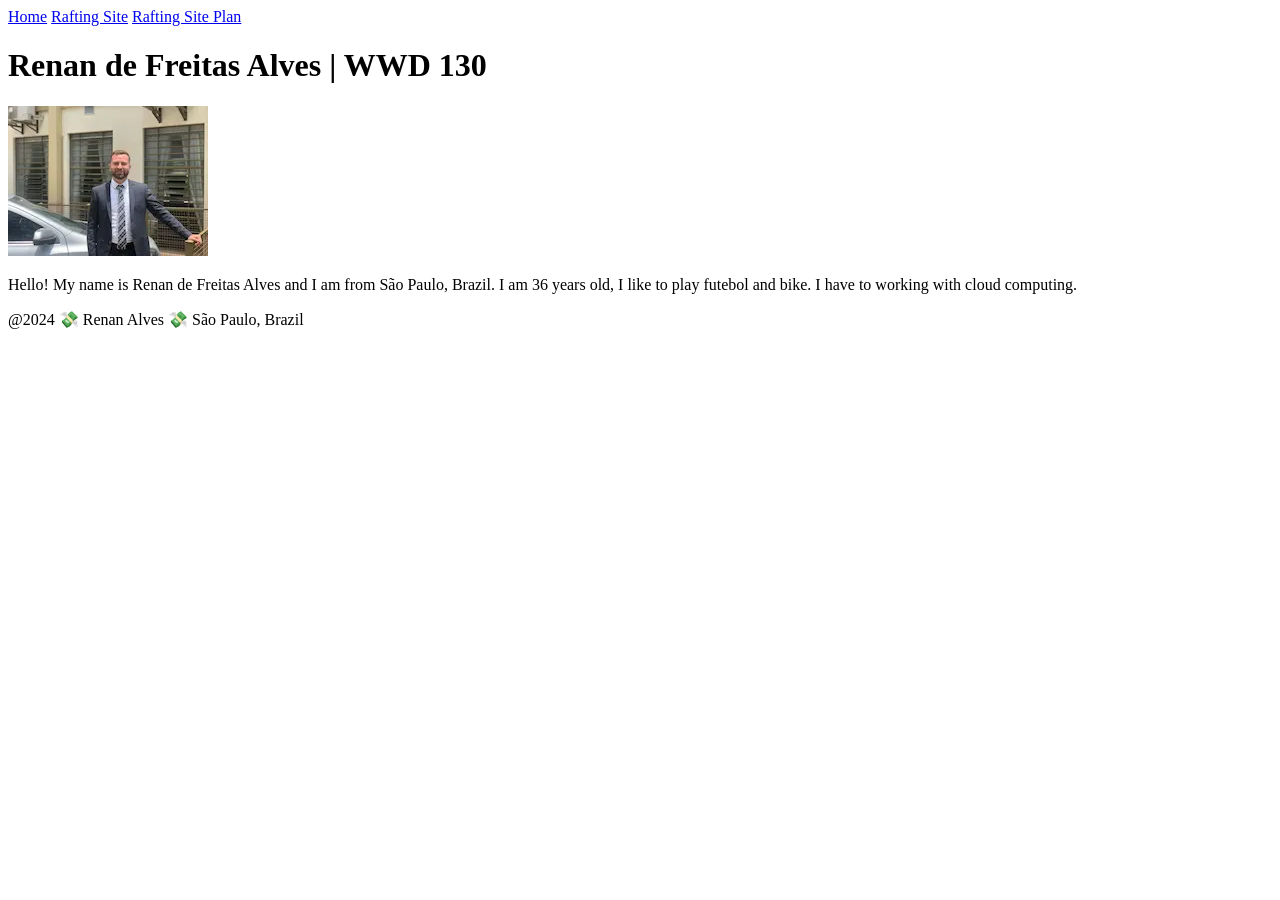
<file: index.html>
<!DOCTYPE html>
<html lang="en-US">
   <head>
        <meta charset="utf-8">
        <meta name="viewport" content="width=device-width,initial-scale=1.0">
        <title>Renan de Freitas Alves | WDD 130</title>
   </head>
   <body>
        <header>
            <nav>
                <a href="#">Home</a>
                <a href="wwr/">Rafting Site</a>
                <a href="wwr/site-plan-rafting.html">Rafting Site Plan</a>
            </nav>
        </header>
        <main>
            <h1>Renan de Freitas Alves | WWD 130</h1>
            <img src="images/profile.webp" alt="Hello, my name is Renan de Freitas Alves" width="200">
            <p>Hello! My name is Renan de Freitas Alves and I am from São Paulo, Brazil. I am 36 years old, I like to play futebol and bike. I have to working with cloud computing.</p>
        </main>
        <footer>
            <p>@2024 💸 Renan Alves 💸 São Paulo, Brazil</p>
        </footer>
   </body>
</html>
</file>
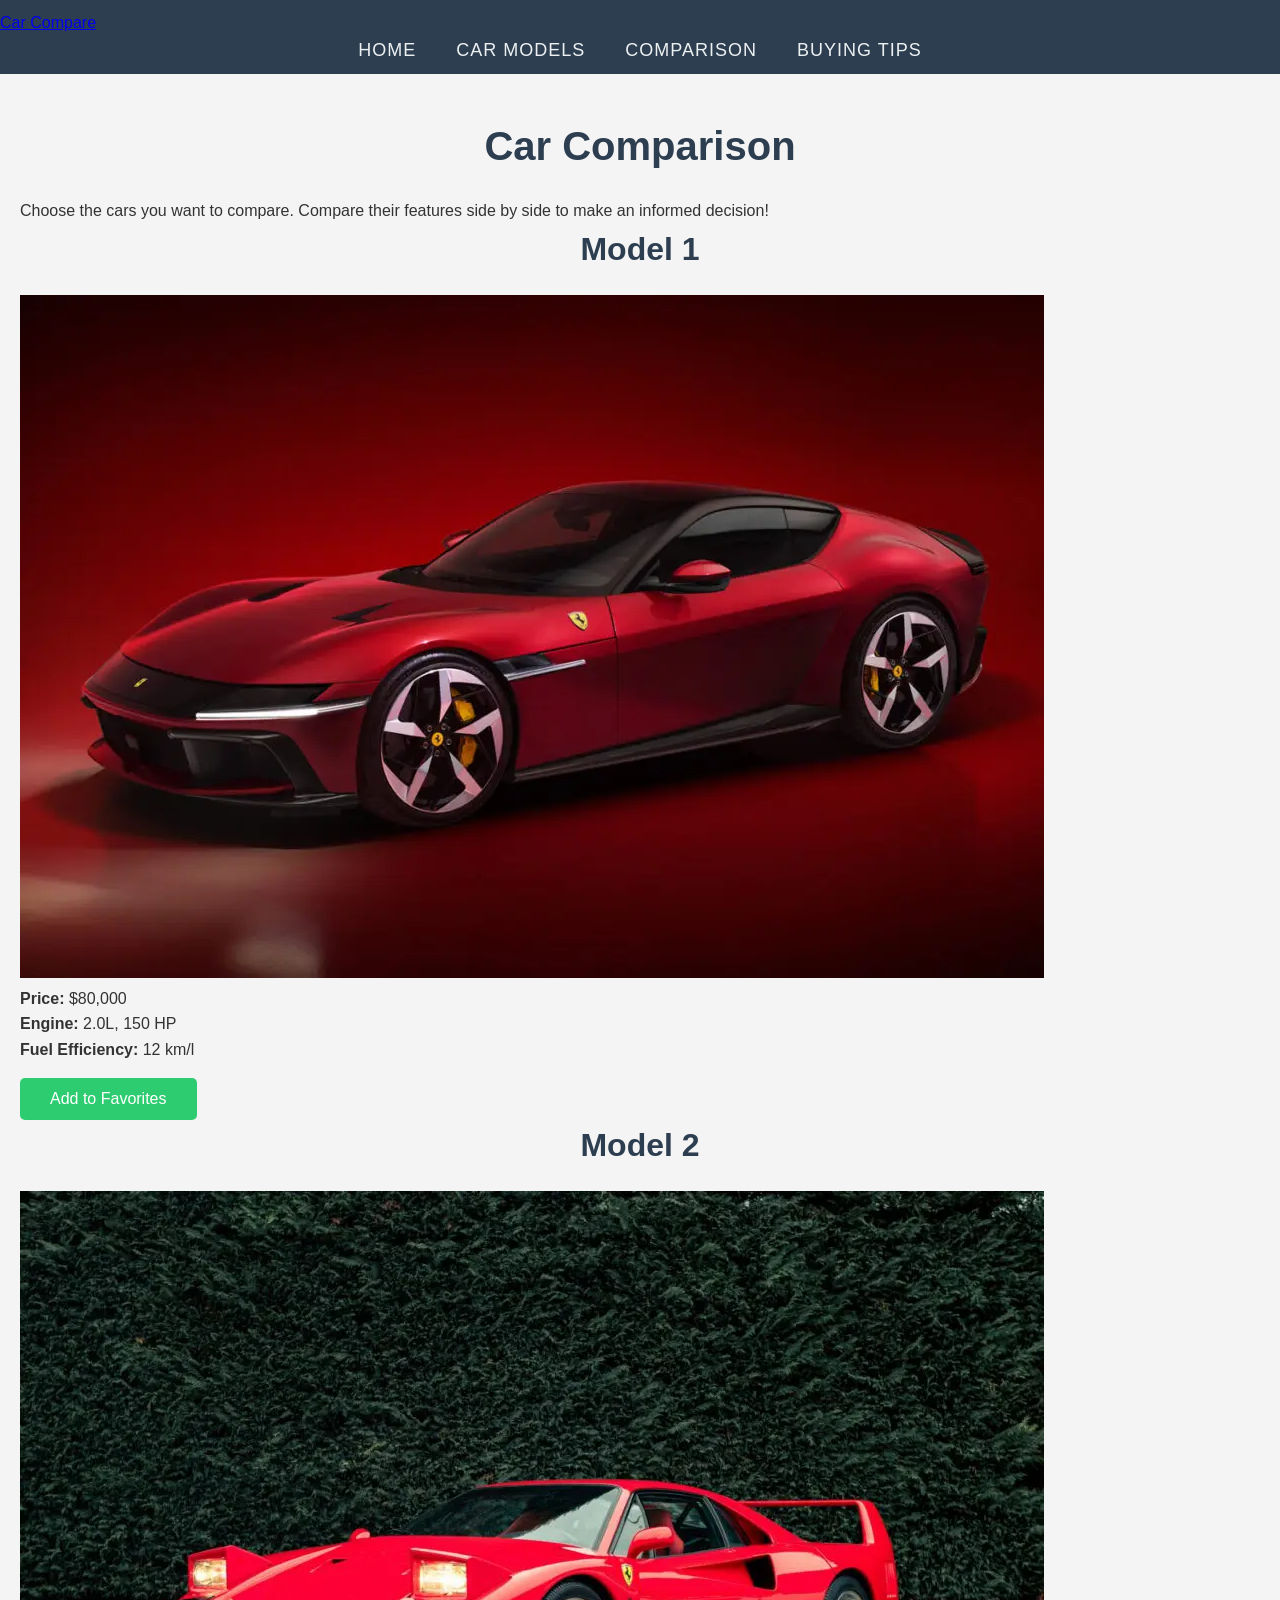
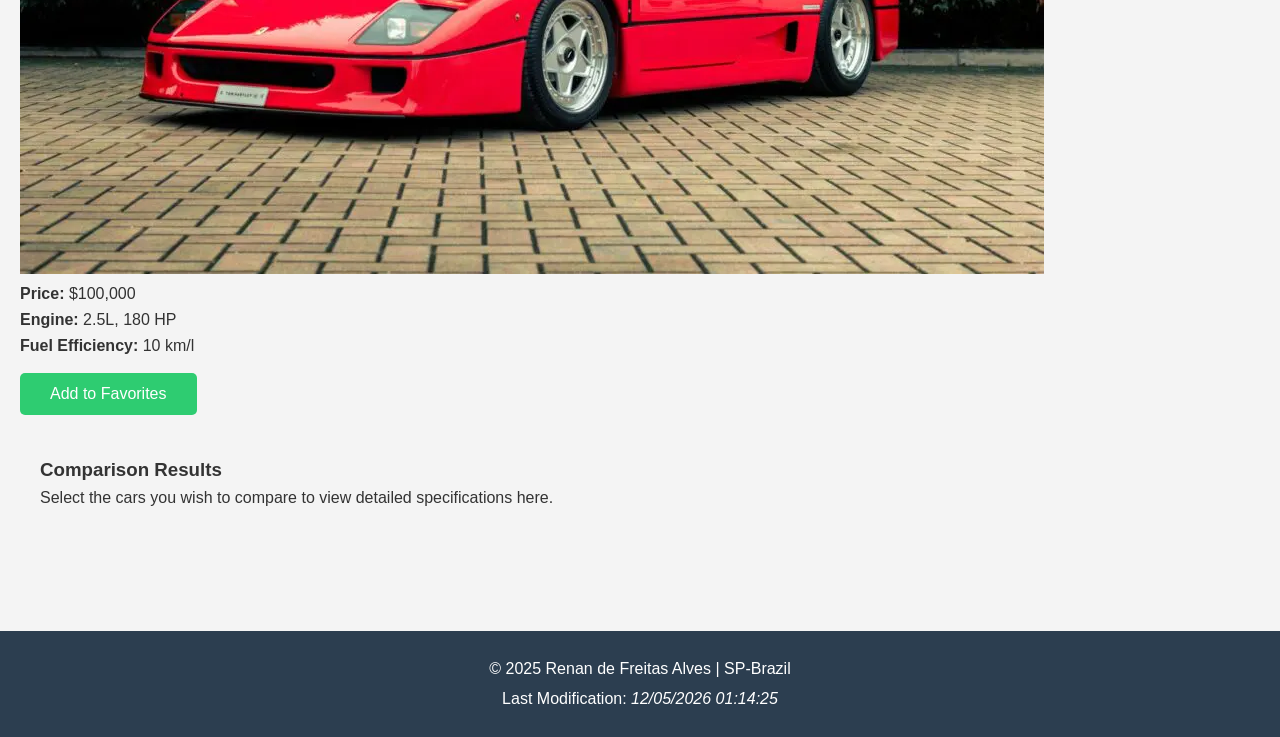
<file: wdd131/final-project/comparison.html>
<!DOCTYPE html>
<html lang="en">
<head>
    <meta charset="UTF-8">
    <meta name="viewport" content="width=device-width, initial-scale=1.0">
    <title>Car Comparison</title>
    <link rel="stylesheet" href="css/finalproject.css">
    <script defer src="js/finalproject.js"></script>
</head>
<body>
    <header>
        <div class="logo">
            <a href="index.html">Car Compare</a>
        </div>
        <nav>
            <ul>
                <li><a href="index.html">Home</a></li>
                <li><a href="models.html">Car Models</a></li>
                <li><a href="comparison.html">Comparison</a></li>
                <li><a href="tips.html">Buying Tips</a></li>
            </ul>
        </nav>
    </header>

    <main>
        <section class="comparison">
            <h1>Car Comparison</h1>
            <p>Choose the cars you want to compare. Compare their features side by side to make an informed decision!</p>

            <div class="comparison-cars">
                <div class="comparison-card">
                    <h2>Model 1</h2>
                    <img src="images/car1.webp" alt="Car Model 1">
                    <p><strong>Price:</strong> $80,000</p>
                    <p><strong>Engine:</strong> 2.0L, 150 HP</p>
                    <p><strong>Fuel Efficiency:</strong> 12 km/l</p>
                    <button class="button add-to-favorites" data-car-name="Model 1">Add to Favorites</button>
                </div>

                <div class="comparison-card">
                    <h2>Model 2</h2>
                    <img src="images/car2.webp" alt="Car Model 2">
                    <p><strong>Price:</strong> $100,000</p>
                    <p><strong>Engine:</strong> 2.5L, 180 HP</p>
                    <p><strong>Fuel Efficiency:</strong> 10 km/l</p>
                    <button class="button add-to-favorites" data-car-name="Model 2">Add to Favorites</button>
                </div>
            </div>
            
            <section class="comparison-result">
                <h3>Comparison Results</h3>
                <p>Select the cars you wish to compare to view detailed specifications here.</p>
            </section>
        </section>
    </main>

    <footer>
        <p>&copy; 2025 <span id="author">Renan de Freitas Alves</span> | SP-Brazil</p>
        <p>Last Modification: <span id="last-modified"></span></p>
    </footer>

    <script>
        window.addEventListener("DOMContentLoaded", function() {
            const lastModified = document.lastModified;
            document.getElementById("last-modified").textContent = lastModified;  // Display it in the <span> with id 'last-modified'
        });
    </script>
</body>
</html>
</file>
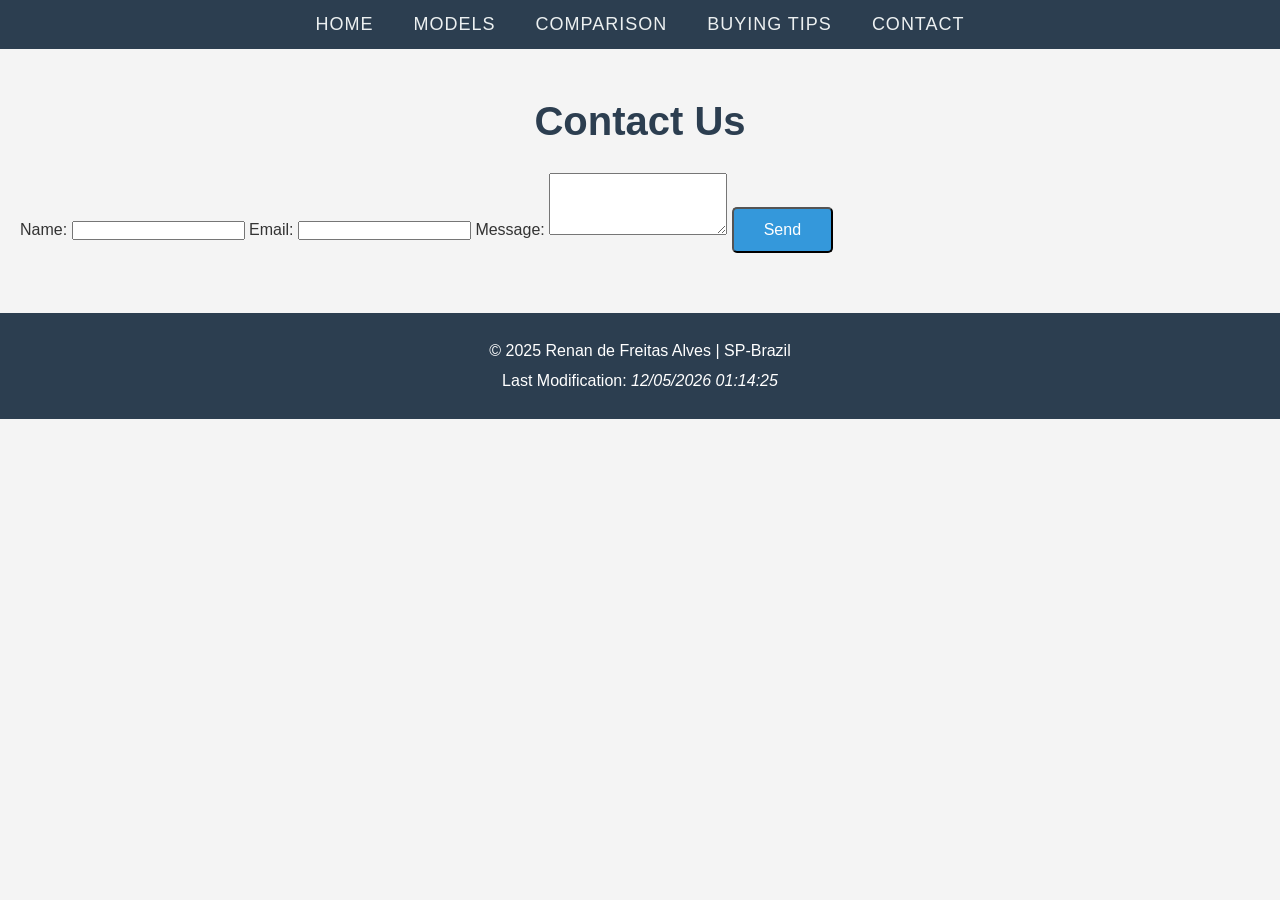
<file: wdd131/final-project/contact.html>
<!DOCTYPE html>
<html lang="en">
<head>
    <meta charset="UTF-8">
    <meta name="viewport" content="width=device-width, initial-scale=1.0">
    <title>Contact</title>
    <link rel="stylesheet" href="css/finalproject.css">
</head>
<body>
    <header>
        <nav>
            <ul>
                <li><a href="index.html">Home</a></li>
                <li><a href="models.html">Models</a></li>
                <li><a href="comparison.html">Comparison</a></li>
                <li><a href="tips.html">Buying Tips</a></li>
                <li><a href="contact.html">Contact</a></li>
            </ul>
        </nav>
    </header>

    <main>
        <section class="contact-form">
            <h1>Contact Us</h1>
            <form action="#" method="POST">
                <label for="name">Name:</label>
                <input type="text" id="name" name="name" required>

                <label for="email">Email:</label>
                <input type="email" id="email" name="email" required>

                <label for="message">Message:</label>
                <textarea id="message" name="message" rows="4" required></textarea>

                <button type="submit" class="button">Send</button>
            </form>
        </section>
    </main>

    <footer>
        <p>&copy; 2025 <span id="author">Renan de Freitas Alves</span> | SP-Brazil</p>
        <p>Last Modification: <span id="last-modified"></span></p>
    </footer>

    <script>
        window.addEventListener("DOMContentLoaded", function() {
            const lastModified = document.lastModified;
            document.getElementById("last-modified").textContent = lastModified;  // Display it in the <span> with id 'last-modified'
        });
    </script>

    <script src="js/finalproject.js"></script>
</body>
</html>
</file>
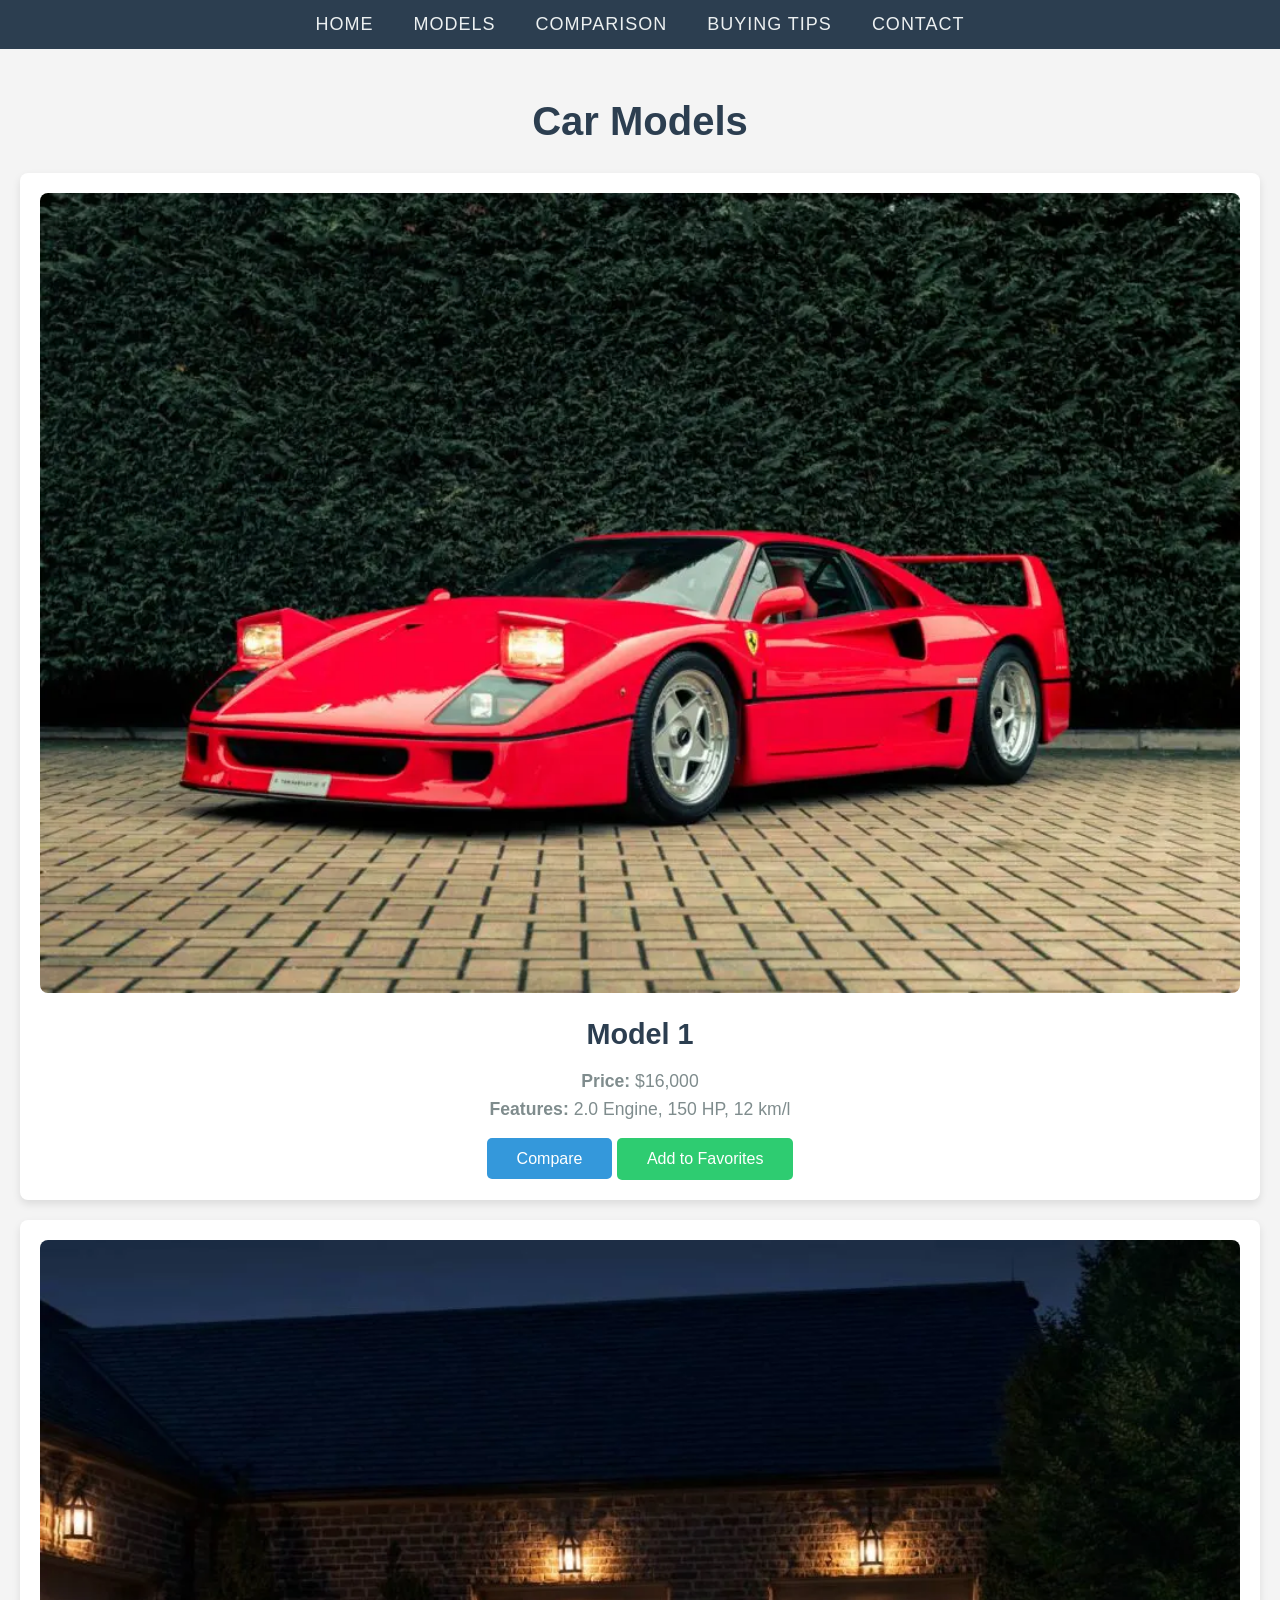
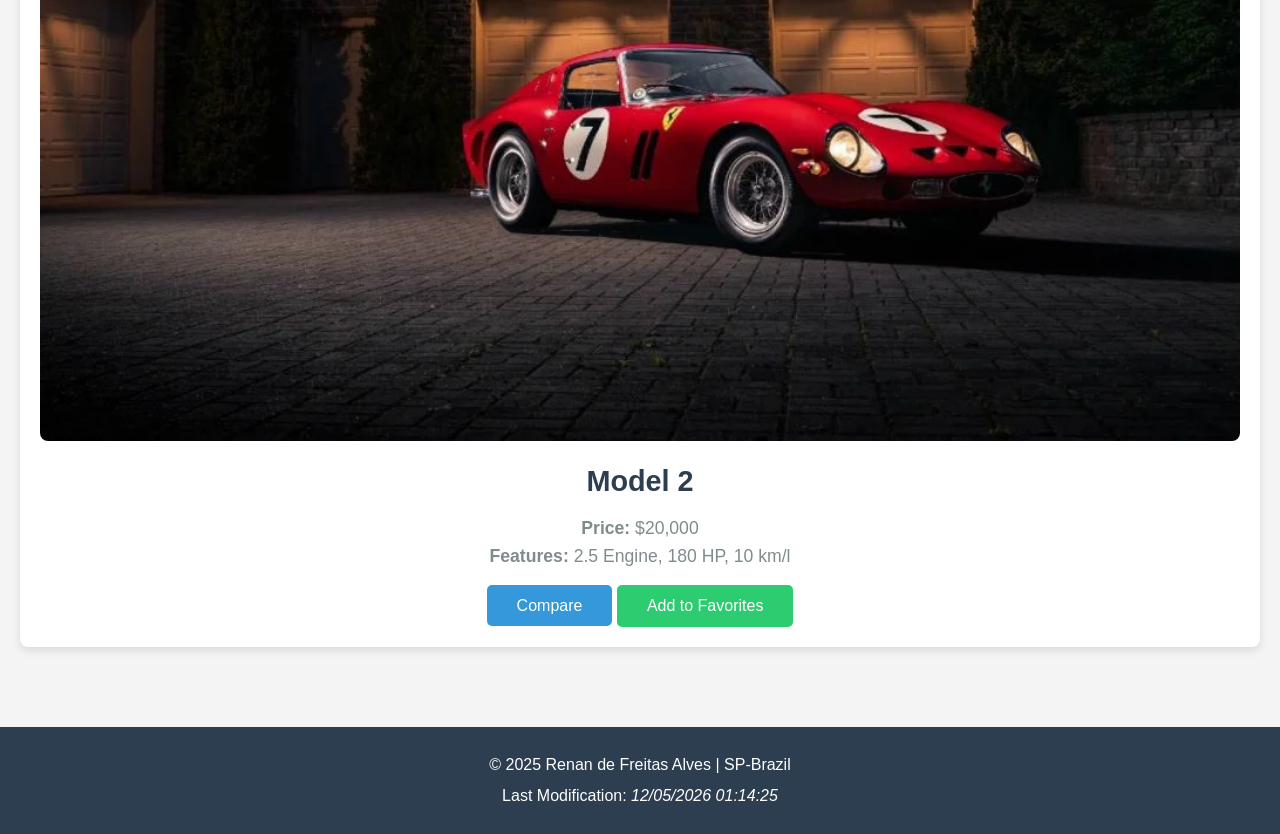
<file: wdd131/final-project/models.html>
<!DOCTYPE html>
<html lang="en">
<head>
    <meta charset="UTF-8">
    <meta name="viewport" content="width=device-width, initial-scale=1.0">
    <title>Car Models</title>
    <link rel="stylesheet" href="css/finalproject.css">
</head>
<body>
    <header>
        <nav>
            <ul>
                <li><a href="index.html">Home</a></li>
                <li><a href="models.html">Models</a></li>
                <li><a href="comparison.html">Comparison</a></li>
                <li><a href="tips.html">Buying Tips</a></li>
                <li><a href="contact.html">Contact</a></li>
            </ul>
        </nav>
    </header>

    <main>
        <section class="models-list">
            <h1>Car Models</h1>

            <div class="model-card">
                <img src="images/car2.webp" alt="Car Model 1">
                <h2>Model 1</h2>
                <p><strong>Price:</strong> $16,000</p>
                <p><strong>Features:</strong> 2.0 Engine, 150 HP, 12 km/l</p>
                <a href="comparison.html" class="button">Compare</a>
                <button class="button add-to-favorites" data-car-name="Model 1">Add to Favorites</button>
            </div>
            
            <div class="model-card">
                <img src="images/car3.webp" alt="Car Model 2">
                <h2>Model 2</h2>
                <p><strong>Price:</strong> $20,000</p>
                <p><strong>Features:</strong> 2.5 Engine, 180 HP, 10 km/l</p>
                <a href="comparison.html" class="button">Compare</a>
                <button class="button add-to-favorites" data-car-name="Model 2">Add to Favorites</button>
            </div>
            
        </section>
    </main>

    <footer>
        <p>&copy; 2025 <span id="author">Renan de Freitas Alves</span> | SP-Brazil</p>
        <p>Last Modification: <span id="last-modified"></span></p>
    </footer>

    <script>
        window.addEventListener("DOMContentLoaded", function() {
            const lastModified = document.lastModified;
            document.getElementById("last-modified").textContent = lastModified;  // Display it in the <span> with id 'last-modified'
        });
    </script>

    <script src="js/finalproject.js"></script>
</body>
</html>
</file>
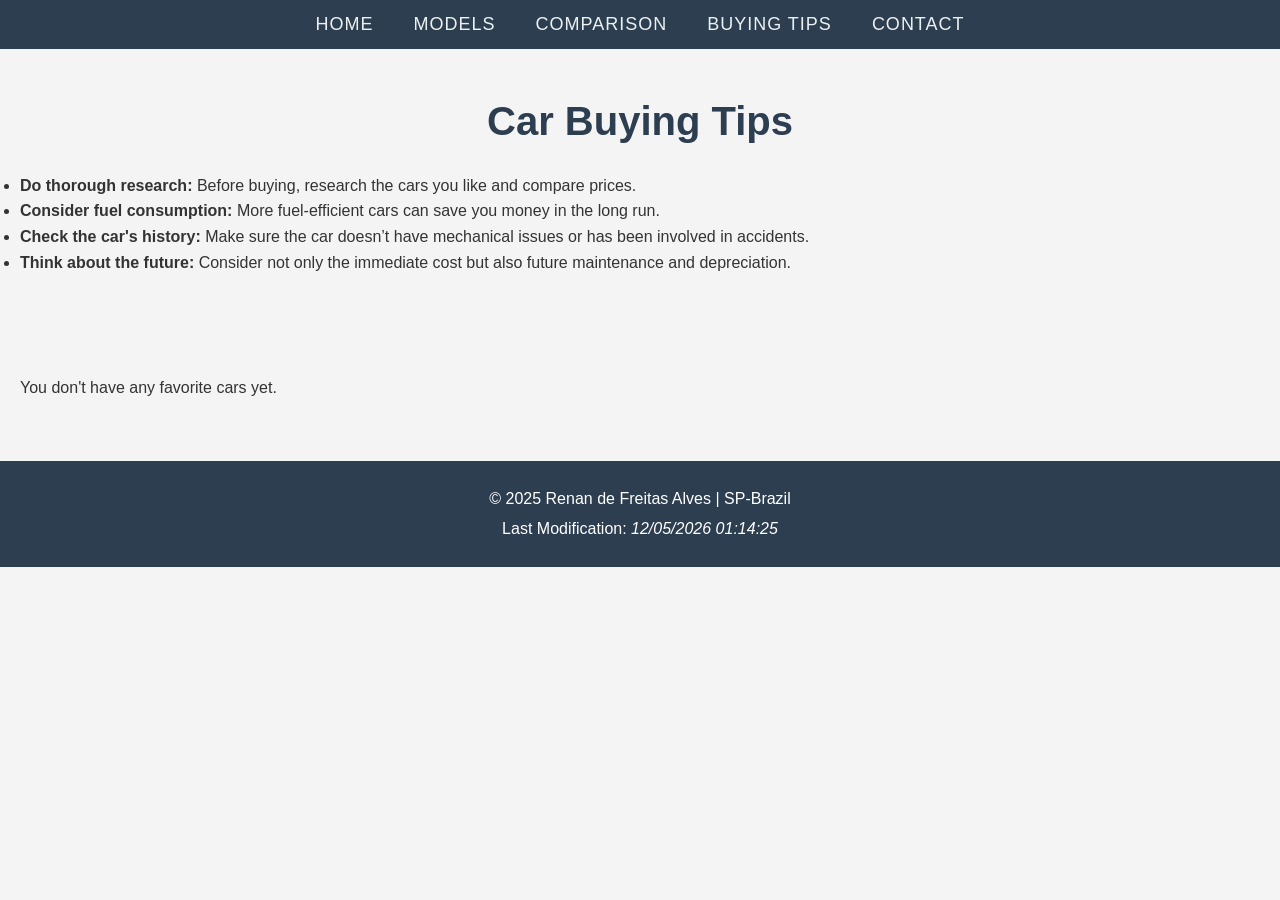
<file: wdd131/final-project/tips.html>
<!DOCTYPE html>
<html lang="en">
<head>
    <meta charset="UTF-8">
    <meta name="viewport" content="width=device-width, initial-scale=1.0">
    <title>Buying Tips</title>
    <link rel="stylesheet" href="css/finalproject.css">
</head>
<body>
    <header>
        <nav>
            <ul>
                <li><a href="index.html">Home</a></li>
                <li><a href="models.html">Models</a></li>
                <li><a href="comparison.html">Comparison</a></li>
                <li><a href="tips.html">Buying Tips</a></li>
                <li><a href="contact.html">Contact</a></li>
            </ul>
        </nav>
    </header>

    <main>
        <section class="tips">
            <h1>Car Buying Tips</h1>
            <ul>
                <li><strong>Do thorough research:</strong> Before buying, research the cars you like and compare prices.</li>
                <li><strong>Consider fuel consumption:</strong> More fuel-efficient cars can save you money in the long run.</li>
                <li><strong>Check the car's history:</strong> Make sure the car doesn’t have mechanical issues or has been involved in accidents.</li>
                <li><strong>Think about the future:</strong> Consider not only the immediate cost but also future maintenance and depreciation.</li>
            </ul>
        </section>
        <section class="favorites">
            <div id="favorites-list"></div>
        </section>
        
    </main>

    <footer>
        <p>&copy; 2025 <span id="author">Renan de Freitas Alves</span> | SP-Brazil</p>
        <p>Last Modification: <span id="last-modified"></span></p>
    </footer>

    <script>
        window.addEventListener("DOMContentLoaded", function() {
            const lastModified = document.lastModified;
            document.getElementById("last-modified").textContent = lastModified;  // Display it in the <span> with id 'last-modified'
        });
    </script>

    <script src="js/finalproject.js"></script>
</body>
</html>
</file>
<file: wdd131/final-project/css/finalproject.css>
/* Reset some default styles */
* {
    margin: 0;
    padding: 0;
    box-sizing: border-box;
}

/* Body and global styles */
body {
    font-family: 'Arial', sans-serif;
    background-color: #f4f4f4;
    color: #333;
    line-height: 1.6;
}

/* Header */
header {
    background-color: #2c3e50;
    padding: 10px 0;
}

nav ul {
    list-style-type: none;
    display: flex;
    justify-content: center;
    align-items: center;
}

nav ul li {
    margin: 0 20px;
}

nav ul li a {
    color: #ecf0f1;
    text-decoration: none;
    font-size: 18px;
    text-transform: uppercase;
    letter-spacing: 1px;
    transition: color 0.3s ease;
}

nav ul li a:hover {
    color: #3498db;
}

/* Hero Section */
.hero {
    background-image: url('images/car1.webp');
    background-size: cover;
    background-position: center;
    color: #fff;
    text-align: center;
    padding: 80px 20px;
    position: relative;
}

.hero h1 {
    font-size: 3rem;
    margin-bottom: 20px;
    text-shadow: 2px 2px 4px rgba(0, 0, 0, 0.7);
}

.hero p {
    font-size: 1.2rem;
    margin-bottom: 30px;
    text-shadow: 2px 2px 4px rgba(0, 0, 0, 0.7);
}

.button {
    background-color: #3498db;
    color: #fff;
    padding: 12px 30px;
    text-decoration: none;
    font-size: 16px;
    border-radius: 5px;
    transition: background-color 0.3s ease;
}

.button:hover {
    background-color: #2980b9;
}

/* Section Styles */
section {
    padding: 40px 20px;
    margin-bottom: 20px;
}

h1, h2 {
    font-size: 2.5rem;
    margin-bottom: 20px;
    text-align: center;
    color: #2c3e50;
}

h2 {
    font-size: 2rem;
}

.intro {
    background-color: #ecf0f1;
    border-radius: 8px;
    box-shadow: 0 4px 8px rgba(0, 0, 0, 0.1);
}

.intro p {
    font-size: 1.1rem;
    text-align: center;
    margin-bottom: 30px;
}

.model-card {
    background-color: #fff;
    border-radius: 8px;
    box-shadow: 0 4px 8px rgba(0, 0, 0, 0.1);
    margin-bottom: 20px;
    padding: 20px;
    text-align: center;
}

.model-card img {
    width: 100%;
    border-radius: 8px;
    height: auto;
}

.model-card h2 {
    font-size: 1.8rem;
    margin: 10px 0;
}

.model-card p {
    font-size: 1.1rem;
    color: #7f8c8d;
}

.add-to-favorites, .button {
    margin-top: 15px;
    padding: 12px 30px;
}

.add-to-favorites {
    background-color: #2ecc71;
    color: #fff;
    border: none;
    cursor: pointer;
    border-radius: 5px;
    transition: background-color 0.3s ease;
}

.add-to-favorites:hover {
    background-color: #27ae60;
}

/* Footer */
footer {
    background-color: #2c3e50;
    color: #fff;
    padding: 20px 0;
    text-align: center;
}

footer p {
    margin: 5px 0;
}

footer #last-modified {
    font-style: italic;
}

/* Responsive Design */
@media (max-width: 768px) {
    nav ul {
        flex-direction: column;
    }

    .hero h1 {
        font-size: 2.5rem;
    }

    .hero p {
        font-size: 1rem;
    }

    .model-card {
        padding: 15px;
    }

    .model-card h2 {
        font-size: 1.6rem;
    }
}

@media (max-width: 480px) {
    .hero h1 {
        font-size: 2rem;
    }

    .model-card h2 {
        font-size: 1.4rem;
    }

    .model-card p {
        font-size: 1rem;
    }
}
</file>
